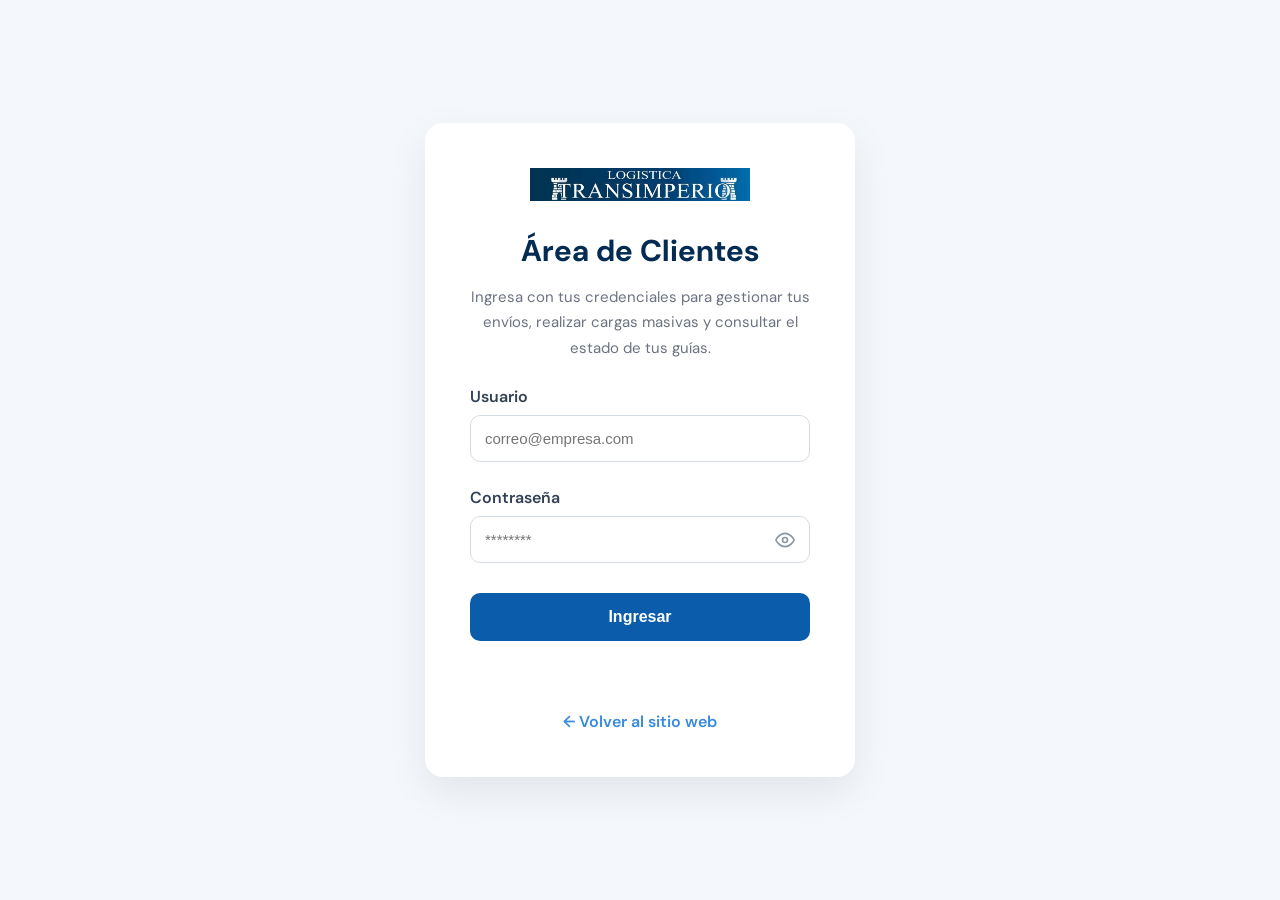
<file: clientes/index.html>
<!DOCTYPE html>
<html lang="es">

<head>
    <meta charset="UTF-8">
    <meta name="viewport" content="width=device-width, initial-scale=1.0">

    <title>Área de Clientes | TRANSIMPERIO</title>

    <link rel="stylesheet" href="../css/styles.css?v=20261021d">
    <link rel="stylesheet" href="login.css?v=20261021d">
</head>

<body>

    <main class="login-container">

        <div class="login-card">

            <img src="../assets/images/logo_simplificado.png" alt="TRANSIMPERIO" class="login-logo">

            <h1>Área de Clientes</h1>

            <p class="login-description">
                Ingresa con tus credenciales para gestionar tus envíos,
                realizar cargas masivas y consultar el estado de tus guías.
            </p>

            <form id="loginForm">

                <div class="input-group">

                    <label for="email">Usuario</label>

                    <input type="email" id="email" placeholder="correo@empresa.com" autocomplete="username" required>

                </div>

                <div class="input-group">

                    <label for="password">Contraseña</label>

                    <div class="password-wrap">
                        <input type="password" id="password" placeholder="********" autocomplete="current-password"
                            required>
                        <button type="button" class="ver-clave" id="btnVerClave" aria-label="Mostrar contraseña"
                            title="Mostrar contraseña">
                            <svg class="ojo-abierto" width="20" height="20" viewBox="0 0 24 24" fill="none"
                                stroke="currentColor" stroke-width="2" stroke-linecap="round" stroke-linejoin="round"
                                aria-hidden="true">
                                <path d="M1 12s4-8 11-8 11 8 11 8-4 8-11 8-11-8-11-8z" />
                                <circle cx="12" cy="12" r="3" />
                            </svg>
                            <svg class="ojo-cerrado" width="20" height="20" viewBox="0 0 24 24" fill="none"
                                stroke="currentColor" stroke-width="2" stroke-linecap="round" stroke-linejoin="round"
                                aria-hidden="true">
                                <path
                                    d="M17.94 17.94A10.07 10.07 0 0 1 12 20c-7 0-11-8-11-8a18.45 18.45 0 0 1 5.06-5.94" />
                                <path d="M9.9 4.24A9.12 9.12 0 0 1 12 4c7 0 11 8 11 8a18.5 18.5 0 0 1-2.16 3.19" />
                                <path d="M14.12 14.12a3 3 0 1 1-4.24-4.24" />
                                <line x1="1" y1="1" x2="23" y2="23" />
                            </svg>
                        </button>
                    </div>

                </div>

                <button type="submit" class="login-btn">
                    Ingresar
                </button>

            </form>

            <div id="mensaje"></div>

            <a href="../index.html" class="back-link">
                ← Volver al sitio web
            </a>

        </div>

    </main>

    <script src="config.js?v=20261021d"></script>
    <script src="login.js?v=20261021d"></script>

</body>

</html>
</file>
<file: css/styles.css>
/* ============================================================
   TRANSIMPERIO — styles.css
   ============================================================ */

@import url('https://fonts.googleapis.com/css2?family=Syne:wght@400;600;700;800&family=DM+Sans:ital,opsz,wght@0,9..40,300;0,9..40,400;0,9..40,500;1,9..40,300&display=swap');

/* ── TOKENS ── */
:root {
  --blue-900: #042C53;
  --blue-800: #0C447C;
  --blue-700: #185FA5;
  --blue-500: #378ADD;
  --blue-200: #85B7EB;
  --blue-100: #B5D4F4;
  --blue-50:  #E6F1FB;
  --white:    #ffffff;
  --gray-50:  #F8F9FB;
  --gray-400: #8A96A8;
  --gray-500: #6B7685;
  --gray-700: #3D4858;
  --accent:   #378ADD;
  --green:    #63D38B;
  --yellow:   #FAC775;

  --font-display: 'Syne', sans-serif;
  --font-body:    'DM Sans', sans-serif;

  --radius-sm: 8px;
  --radius-md: 12px;
  --radius-lg: 16px;
  --radius-xl: 20px;

  --shadow-sm:   0 2px 12px rgba(4,44,83,0.06);
  --shadow-card: 0 4px 24px rgba(4,44,83,0.08);
  --shadow-hover:0 12px 40px rgba(4,44,83,0.14);

  --transition: 0.2s ease;
}

/* ── RESET ── */
*, *::before, *::after { box-sizing: border-box; margin: 0; padding: 0; }
html { scroll-behavior: smooth; }
body {
  font-family: var(--font-body);
  color: var(--gray-700);
  background: var(--white);
  overflow-x: hidden;
  -webkit-font-smoothing: antialiased;
}
.font-display { font-family: var(--font-display); }

/* ════════════════════════════════════════════
   NAV
════════════════════════════════════════════ */
#main-nav {
  position: fixed; top: 0; left: 0; right: 0; z-index: 100;
  height: 68px;
  display: flex; align-items: center; justify-content: space-between;
  padding: 0 5vw;
  background: rgba(255,255,255,0.93);
  backdrop-filter: blur(16px);
  -webkit-backdrop-filter: blur(16px);
  border-bottom: 1px solid rgba(55,138,221,0.10);
  transition: box-shadow var(--transition);
}
#main-nav.scrolled { box-shadow: 0 2px 24px rgba(4,44,83,0.09); }

.nav-logo-img-wrap { display: flex; align-items: center; text-decoration: none; flex-shrink: 0; }
.nav-logo-img      { height: 44px; width: auto; object-fit: contain; border-radius: var(--radius-sm); transition: opacity var(--transition); }
.nav-logo-img-wrap:hover .nav-logo-img { opacity: 0.85; }

/* Links y botones del nav (no dependen de Tailwind) */
.nav-links-wrapper { display: flex; align-items: center; gap: 28px; }
.nav-links   { display: flex; align-items: center; gap: 28px; list-style: none; margin: 0; padding: 0; }
.nav-link    { font-size: 14px; font-weight: 500; color: #4B5563; text-decoration: none; white-space: nowrap; transition: color var(--transition); }
.nav-link:hover { color: var(--blue-500); }
.nav-actions { display: flex; align-items: center; gap: 10px; }
.nav-btn {
  display: inline-flex; align-items: center; justify-content: center; gap: 6px;
  white-space: nowrap; text-decoration: none;
  background: var(--blue-700); color: var(--white);
  font-size: 14px; font-weight: 500; line-height: 1;
  min-height: 40px; padding: 0 18px; border: 1.5px solid var(--blue-700); border-radius: var(--radius-sm);
  transition: background var(--transition), color var(--transition), border-color var(--transition);
}
.nav-btn:hover { background: var(--blue-900); border-color: var(--blue-900); }
.nav-btn-outline { background: transparent; color: var(--blue-700); }
.nav-btn-outline:hover { background: var(--blue-50); color: var(--blue-900); border-color: var(--blue-900); }

.hamburger { display: none; flex-direction: column; gap: 5px; cursor: pointer; background: none; border: none; padding: 4px; }
.hamburger span { display: block; width: 24px; height: 2px; background: var(--blue-900); border-radius: 2px; transition: all 0.3s; }
.hamburger.open span:nth-child(1) { transform: translateY(7px) rotate(45deg); }
.hamburger.open span:nth-child(2) { opacity: 0; }
.hamburger.open span:nth-child(3) { transform: translateY(-7px) rotate(-45deg); }

.mobile-menu {
  display: none;
  position: fixed; top: 68px; left: 0; right: 0;
  background: var(--white);
  border-bottom: 1px solid var(--blue-50);
  padding: 24px 5vw;
  flex-direction: column; gap: 20px;
  z-index: 99;
  box-shadow: 0 8px 24px rgba(4,44,83,0.08);
}
.mobile-menu.open { display: flex; }
.mobile-menu .nav-btn { font-size: 15px; min-height: 46px; }
.mobile-menu a:not(.nav-btn) { font-size: 16px; font-weight: 500; color: var(--gray-700); text-decoration: none; }

/* ════════════════════════════════════════════
   TIPOGRAFÍA COMPARTIDA
════════════════════════════════════════════ */
.section-label {
  display: inline-flex;
  align-items: center;
  gap: 10px;
  font-family: var(--font-display);
  font-size: 11px;
  font-weight: 700;
  letter-spacing: 2.5px;
  text-transform: uppercase;
  background: linear-gradient(90deg, var(--blue-700), var(--blue-500));
  -webkit-background-clip: text;
  -webkit-text-fill-color: transparent;
  background-clip: text;
  margin-bottom: 14px;
}
.section-label::before {
  content: '';
  display: inline-block;
  width: 28px; height: 2px;
  border-radius: 2px;
  background: linear-gradient(90deg, var(--blue-700), var(--blue-500));
  flex-shrink: 0;
}

/* Variante para fondos oscuros — resetea el clip y usa color directo */
.section-label-light {
  display: inline-flex;
  align-items: center;
  gap: 10px;
  font-family: var(--font-display);
  font-size: 11px;
  font-weight: 700;
  letter-spacing: 2.5px;
  text-transform: uppercase;
  color: var(--blue-200);
  background: none;
  -webkit-text-fill-color: var(--blue-200);
  margin-bottom: 14px;
}
.section-label-light::before {
  content: '';
  display: inline-block;
  width: 28px; height: 2px;
  border-radius: 2px;
  background: var(--blue-200);
  flex-shrink: 0;
}

.section-title {
  font-size: clamp(28px, 3.5vw, 42px);
  font-weight: 800;
  color: var(--blue-900);
  line-height: 1.2;
  letter-spacing: -0.5px;
  margin-bottom: 20px;
}

/* ════════════════════════════════════════════
   HERO
════════════════════════════════════════════ */
.hero { min-height: 100vh; position: relative; overflow: hidden; display: flex; align-items: center; }

.hero-bg-img { position: absolute; inset: 0; z-index: 0; }
.hero-bg-img img { width: 100%; height: 100%; object-fit: cover; object-position: center 30%; display: block; }

.hero-overlay {
  position: absolute; inset: 0; z-index: 1;
  background: linear-gradient(105deg, rgba(4,44,83,0.90) 0%, rgba(4,44,83,0.72) 55%, rgba(4,44,83,0.38) 100%);
}

.hero-content {
  position: relative; z-index: 2; width: 100%;
  display: grid; grid-template-columns: 1fr 1fr;
  align-items: center; gap: 48px;
  padding: 120px 5vw 80px;
}

.hero-text { max-width: 560px; }

.hero-badge {
  display: inline-flex; align-items: center; gap: 8px;
  background: rgba(255,255,255,0.11);
  border: 1px solid rgba(255,255,255,0.18);
  border-radius: 100px;
  padding: 6px 14px;
  font-size: 12px; font-weight: 500;
  color: rgba(255,255,255,0.85);
  margin-bottom: 24px;
}
.hero-badge-dot { display: inline-block; width: 7px; height: 7px; border-radius: 50%; background: var(--blue-200); flex-shrink: 0; }

.hero-title { font-size: clamp(36px, 4.5vw, 62px); font-weight: 800; color: var(--white); line-height: 1.1; letter-spacing: -1.5px; margin-bottom: 24px; }
.hero-title-em { color: var(--blue-200); font-style: normal; }

.hero-subtitle { font-size: 17px; color: rgba(255,255,255,0.70); line-height: 1.7; max-width: 480px; margin-bottom: 40px; }

.hero-ctas { display: flex; gap: 12px; flex-wrap: wrap; }

.btn-primary {
  background: var(--blue-500); color: var(--white);
  padding: 14px 28px; border-radius: var(--radius-xl);
  font-size: 14px; font-weight: 500; text-decoration: none; display: inline-block;
  transition: background var(--transition), transform var(--transition);
}
.btn-primary:hover { background: var(--blue-700); transform: translateY(-2px); }

.btn-outline {
  border: 1.5px solid rgba(255,255,255,0.32); color: var(--white);
  padding: 13px 28px; border-radius: var(--radius-xl);
  font-size: 14px; font-weight: 500; text-decoration: none; display: inline-block;
  transition: border-color var(--transition), background var(--transition);
}
.btn-outline:hover { border-color: rgba(255,255,255,0.65); background: rgba(255,255,255,0.08); }

/* Stat cards */
.hero-visual { display: flex; align-items: center; justify-content: center; }
.hero-cards-wrap { position: relative; width: 320px; height: 320px; }

.stat-card {
  position: absolute;
  background: var(--white); border: 1px solid var(--blue-100);
  border-radius: var(--radius-lg); padding: 20px 24px;
  box-shadow: 0 8px 32px rgba(4,44,83,0.24);
  animation: floatCard 6s ease-in-out infinite;
}
.stat-card-number { font-family: var(--font-display); font-size: 32px; font-weight: 800; color: var(--blue-900); }
.stat-card-label  { font-size: 12px; color: var(--gray-400); margin-top: 4px; }
.stat-card-title  { font-family: var(--font-display); font-size: 18px; font-weight: 700; color: var(--blue-900); margin-bottom: 2px; }
.stat-card-dots   { display: flex; gap: 6px; margin-bottom: 12px; }

.dot-blue   { width: 9px; height: 9px; border-radius: 50%; background: var(--blue-500); display: inline-block; }
.dot-green  { width: 9px; height: 9px; border-radius: 50%; background: var(--green);    display: inline-block; }
.dot-yellow { width: 9px; height: 9px; border-radius: 50%; background: var(--yellow);   display: inline-block; }

.card-a { top: 0;    left: 0;    width: 188px; }
.card-b { top: 60px; right: 0;   width: 188px; animation-delay: -2s; animation-duration: 7s; }
.card-c { bottom: 0; left: 28px; width: 232px; animation-delay: -4s; animation-duration: 8s; }

.card-dark        { background: var(--blue-900); border-color: var(--blue-700); }
.card-dark-number { color: var(--white); }
.card-dark-label  { color: var(--blue-200); }

@keyframes floatCard {
  0%, 100% { transform: translateY(0); }
  50%       { transform: translateY(-8px); }
}

/* ════════════════════════════════════════════
   NOSOTROS
════════════════════════════════════════════ */
.about-grid {
  display: grid;
  grid-template-columns: 1fr 1fr;
  gap: 64px;
  align-items: center;
}

.pillars-grid {
  display: grid;
  grid-template-columns: 1fr 1fr;
  gap: 16px;
}

.pillar {
  background: var(--white);
  border: 1px solid var(--blue-100);
  border-radius: var(--radius-md);
  padding: 20px;
  transition: box-shadow var(--transition), transform var(--transition);
}
.pillar:hover { box-shadow: var(--shadow-card); transform: translateY(-2px); }

.pillar-icon {
  width: 40px; height: 40px;
  background: var(--blue-50);
  border-radius: var(--radius-md);
  display: flex; align-items: center; justify-content: center;
  margin-bottom: 12px;
}

/* ════════════════════════════════════════════
   SERVICIOS
════════════════════════════════════════════ */
.services-grid {
  display: grid;
  grid-template-columns: repeat(3, 1fr);
  gap: 24px;
}

.service-card {
  background: var(--white);
  border: 1px solid var(--blue-100);
  border-radius: var(--radius-lg);
  padding: 28px 24px;
  position: relative; overflow: hidden;
  transition: box-shadow var(--transition), transform var(--transition), border-color var(--transition);
}
.service-card::after {
  content: '';
  position: absolute; top: 0; left: 0; right: 0; height: 3px;
  background: linear-gradient(90deg, var(--blue-700), var(--accent));
  opacity: 0; transition: opacity var(--transition);
}
.service-card:hover { box-shadow: var(--shadow-hover); transform: translateY(-4px); border-color: var(--blue-200); }
.service-card:hover::after { opacity: 1; }

.service-card-cta { background: var(--blue-900); border-color: var(--blue-700); }
.service-card-cta::after { display: none; }

.service-img-wrap {
  width: 100%; height: 150px;
  border-radius: var(--radius-md); overflow: hidden;
  margin-bottom: 18px;
  background: var(--blue-50);
  display: flex; align-items: center; justify-content: center;
}
.service-img-wrap img { width: 100%; height: 100%; object-fit: cover; transition: transform 0.4s ease; }
.service-card:hover .service-img-wrap img { transform: scale(1.05); }
.service-img-fallback { display: flex; align-items: center; justify-content: center; width: 100%; height: 100%; }
.service-img-dark { background: rgba(255,255,255,0.07); }

.service-title { font-family: var(--font-display); font-size: 16px; font-weight: 700; color: var(--blue-900); margin-bottom: 8px; }
.service-desc  { font-size: 13px; color: var(--gray-400); line-height: 1.65; }
.service-desc-dark { color: var(--blue-200); margin-bottom: 20px; }

.service-cta-btn {
  display: inline-block;
  color: var(--white); font-size: 13px; font-weight: 500;
  padding: 10px 20px;
  border: 1px solid rgba(255,255,255,0.22);
  border-radius: var(--radius-md);
  text-decoration: none;
  transition: border-color var(--transition), background var(--transition);
}
.service-cta-btn:hover { border-color: rgba(255,255,255,0.50); background: rgba(255,255,255,0.07); }

/* ════════════════════════════════════════════
   RASTREO
════════════════════════════════════════════ */
.tracking-section {
  background: linear-gradient(135deg, var(--blue-900) 0%, var(--blue-800) 100%);
  position: relative; overflow: hidden;
}
.tracking-section::before {
  content: '';
  position: absolute; top: -100px; right: -100px;
  width: 500px; height: 500px;
  background: radial-gradient(circle, rgba(55,138,221,0.14) 0%, transparent 65%);
  pointer-events: none;
}

.appsheet-iframe-wrap {
  position: relative; width: 100%;
  border-radius: var(--radius-xl); overflow: hidden;
  box-shadow: 0 20px 60px rgba(0,0,0,0.3);
  background: rgba(255,255,255,0.05);
  border: 1px solid rgba(255,255,255,0.10);
}
.appsheet-iframe-wrap iframe { display: block; width: 100%; height: 560px; border: none; }

.iframe-loader {
  position: absolute; inset: 0;
  display: flex; align-items: center; justify-content: center;
  background: rgba(4,44,83,0.6);
  backdrop-filter: blur(4px);
  color: var(--white); font-size: 14px; gap: 10px;
  transition: opacity 0.4s;
}
.iframe-loader.hidden { opacity: 0; pointer-events: none; }
.loader-dot { width: 8px; height: 8px; border-radius: 50%; background: var(--accent); animation: pulse 1.2s ease-in-out infinite; }
.loader-dot:nth-child(2) { animation-delay: 0.2s; }
.loader-dot:nth-child(3) { animation-delay: 0.4s; }
@keyframes pulse {
  0%, 100% { opacity: 0.3; transform: scale(0.8); }
  50%       { opacity: 1;   transform: scale(1.2); }
}

/* ════════════════════════════════════════════
   COBERTURA
════════════════════════════════════════════ */
.coverage-grid {
  display: grid;
  grid-template-columns: 1fr 1fr;
  gap: 64px;
  align-items: center;
}

.coverage-point { display: flex; align-items: center; gap: 12px; }
.coverage-point .dot { width: 8px; height: 8px; border-radius: 50%; background: var(--blue-500); flex-shrink: 0; }

.coverage-map-wrap {
  background: var(--white);
  border: 1px solid var(--blue-100);
  border-radius: var(--radius-lg);
  overflow: hidden;
  box-shadow: var(--shadow-card);
}
.map-address-bar {
  display: flex; align-items: center; gap: 8px;
  padding: 12px 16px;
  background: var(--white);
  border-top: 1px solid var(--blue-50);
  font-size: 13px; color: var(--gray-700);
}
.map-address-bar span { flex: 1; }
.map-address-link { font-size: 12px; font-weight: 500; color: var(--blue-700); text-decoration: none; white-space: nowrap; transition: color var(--transition); }
.map-address-link:hover { color: var(--blue-500); }

/* ════════════════════════════════════════════
   CONTACTO
════════════════════════════════════════════ */
.contact-grid {
  display: grid;
  grid-template-columns: 1fr 1fr;
  gap: 64px;
  align-items: start;
}

.contact-info { display: flex; flex-direction: column; gap: 16px; }

.contact-item {
  display: flex; align-items: center; gap: 16px;
  padding: 20px 24px;
  background: var(--gray-50);
  border: 1px solid var(--blue-50);
  border-radius: 14px;
  transition: box-shadow var(--transition);
}
.contact-item:hover { box-shadow: var(--shadow-card); }

.contact-icon {
  width: 44px; height: 44px;
  background: var(--blue-50);
  border-radius: var(--radius-md);
  display: flex; align-items: center; justify-content: center;
  flex-shrink: 0;
}

.contact-form { display: flex; flex-direction: column; gap: 16px; }

.form-row { display: grid; grid-template-columns: 1fr 1fr; gap: 16px; }

.form-group { display: flex; flex-direction: column; gap: 6px; }

.form-label { font-size: 12px; font-weight: 500; color: var(--gray-700); }

.form-input {
  padding: 12px 16px;
  border: 1px solid var(--blue-100);
  border-radius: var(--radius-lg);
  font-size: 14px;
  font-family: var(--font-body);
  color: var(--gray-700);
  background: var(--white);
  outline: none;
  transition: border-color var(--transition), box-shadow var(--transition);
}
.form-input:focus { border-color: var(--blue-500); box-shadow: 0 0 0 3px rgba(55,138,221,0.12); }
.form-input::placeholder { color: var(--gray-400); }

.form-select { cursor: pointer; }
.form-textarea { resize: vertical; min-height: 110px; }

.btn-submit {
  background: var(--blue-700); color: var(--white);
  padding: 14px; border-radius: var(--radius-lg);
  font-size: 14px; font-weight: 500;
  font-family: var(--font-body);
  border: none; cursor: pointer;
  transition: background var(--transition), transform var(--transition);
}
.btn-submit:hover { background: var(--blue-900); transform: translateY(-1px); }

.form-msg { font-size: 13px; min-height: 20px; }

/* ════════════════════════════════════════════
   FOOTER
════════════════════════════════════════════ */
.site-footer { background: var(--blue-900); padding: 48px 5vw 28px; }

.footer-top {
  display: flex; justify-content: space-between; align-items: start;
  margin-bottom: 36px; flex-wrap: wrap; gap: 24px;
}

.footer-logo { font-family: var(--font-display); font-size: 20px; font-weight: 800; color: var(--white); letter-spacing: -0.5px; }
.footer-logo span { color: var(--blue-200); }

.footer-desc { font-size: 13px; color: var(--blue-200); line-height: 1.65; max-width: 280px; margin-top: 8px; }

.footer-links { display: flex; flex-direction: column; gap: 10px; }
.footer-links a { font-size: 13px; color: var(--blue-200); text-decoration: none; transition: color var(--transition); }
.footer-links a:hover { color: var(--white); }

.footer-bottom {
  display: flex; justify-content: space-between; align-items: center;
  padding-top: 20px; flex-wrap: wrap; gap: 8px;
  border-top: 1px solid rgba(255,255,255,0.08);
  font-size: 12px; color: rgba(255,255,255,0.30);
}

/* ════════════════════════════════════════════
   WHATSAPP
════════════════════════════════════════════ */
.wa-float {
  position: fixed; bottom: 28px; right: 28px; z-index: 200;
  background: #25D366; width: 56px; height: 56px; border-radius: 50%;
  display: flex; align-items: center; justify-content: center;
  box-shadow: 0 4px 20px rgba(37,211,102,0.45);
  text-decoration: none;
  transition: transform var(--transition), box-shadow var(--transition);
}
.wa-float:hover { transform: scale(1.1); box-shadow: 0 8px 28px rgba(37,211,102,0.55); }

/* ════════════════════════════════════════════
   SCROLL REVEAL
════════════════════════════════════════════ */
.reveal { opacity: 0; transform: translateY(28px); transition: opacity 0.6s ease, transform 0.6s ease; }
.reveal.visible { opacity: 1; transform: translateY(0); }


/* ════════════════════════════════════════════
   ANCHO MÁXIMO DEL CONTENIDO
   El fondo de cada sección ocupa todo el ancho,
   pero el contenido se limita a 1200px centrado.
════════════════════════════════════════════ */
:root { --content-max: 1200px; --gutter: max(5vw, calc((100% - var(--content-max)) / 2)); }
#main-nav { padding-left: var(--gutter); padding-right: var(--gutter); }
.hero-content { padding-left: var(--gutter); padding-right: var(--gutter); }
#nosotros, #servicios, #rastreo, #cobertura, #contacto {
  padding: 96px var(--gutter);
}
.site-footer { padding-left: var(--gutter); padding-right: var(--gutter); }

/* ════════════════════════════════════════════
   RESPALDO DE UTILIDADES TAILWIND
   Mismos valores que Tailwind: si el CDN no carga
   (sin internet, bloqueado, lento) la página se ve igual.
════════════════════════════════════════════ */
.flex { display: flex; } .flex-col { flex-direction: column; } .gap-3 { gap: .75rem; }
.w-5 { width: 1.25rem; } .h-5 { height: 1.25rem; }
.max-w-lg { max-width: 32rem; } .max-w-3xl { max-width: 48rem; } .mx-auto { margin-left: auto; margin-right: auto; }
.mb-0\.5 { margin-bottom: .125rem; } .mb-1 { margin-bottom: .25rem; } .mb-4 { margin-bottom: 1rem; }
.mb-8 { margin-bottom: 2rem; } .mb-12 { margin-bottom: 3rem; } .mb-14 { margin-bottom: 3.5rem; } .mt-8 { margin-top: 2rem; }
.py-24 { padding-top: 6rem; padding-bottom: 6rem; } .px-\[5vw\] { padding-left: 5vw; padding-right: 5vw; }
.text-xs { font-size: .75rem; line-height: 1rem; } .text-sm { font-size: .875rem; line-height: 1.25rem; }
.text-base { font-size: 1rem; line-height: 1.5rem; } .leading-relaxed { line-height: 1.625; }
.text-center { text-align: center; } .underline { text-decoration: underline; }
.font-body { font-family: var(--font-body); } .font-medium { font-weight: 500; } .font-bold { font-weight: 700; }
.text-gray-400 { color: #9CA3AF; } .text-gray-500 { color: #6B7280; } .text-gray-700 { color: #374151; }
.text-brand-900 { color: var(--blue-900); } .bg-white { background-color: #fff; }
.transition-colors { transition: color .15s, background-color .15s, border-color .15s; }
.hover\:text-brand-500:hover { color: var(--blue-500); } .hover\:text-white:hover { color: #fff; }

/* ════════════════════════════════════════════
   RESPONSIVE — tablet / mobile
════════════════════════════════════════════ */
@media (max-width: 1024px) {
  .services-grid { grid-template-columns: 1fr 1fr; }
}

@media (max-width: 1180px) {
  .nav-links-wrapper, .nav-links { gap: 18px; }
  .nav-link { font-size: 13px; }
  .nav-btn  { font-size: 13px; padding: 0 14px; min-height: 38px; }
  .nav-logo-img { height: 38px; }
}

@media (max-width: 1024px) {
  /* Nav: menú hamburguesa */
  .nav-links-wrapper { display: none !important; }
  .hamburger { display: flex; }
  .nav-logo-img { height: 36px; }
  .mobile-menu .nav-btn { font-size: 15px; min-height: 46px; padding: 0 18px; }
}

@media (max-width: 900px) {

  /* Hero */
  .hero-content { grid-template-columns: 1fr; padding-top: 110px; padding-bottom: 60px; }
  .hero-visual   { display: none !important; }

  /* Secciones */
  .about-grid    { grid-template-columns: 1fr; gap: 40px; }
  .coverage-grid { grid-template-columns: 1fr; gap: 40px; }
  .contact-grid  { grid-template-columns: 1fr; gap: 40px; }
  .services-grid { grid-template-columns: 1fr 1fr; }

  .pillars-grid { grid-template-columns: 1fr 1fr; gap: 12px; }
  .form-row     { grid-template-columns: 1fr; }

  /* Footer */
  .footer-top { flex-direction: column; }

  /* iFrame */
  .appsheet-iframe-wrap iframe { height: 480px; }
}

@media (max-width: 600px) {
  .services-grid { grid-template-columns: 1fr; }
  .pillars-grid  { grid-template-columns: 1fr; }
  .hero-title    { font-size: 34px; letter-spacing: -1px; }
  .appsheet-iframe-wrap iframe { height: 420px; }
  .nav-logo-img  { height: 32px; }
}
</file>
<file: clientes/login.css>
/* ==========================================
   LOGIN - TRANSIMPERIO
========================================== */

body {
    margin: 0;
    padding: 0;
    font-family: var(--font-body, 'Segoe UI', sans-serif);
    background: #f4f7fb;
    min-height: 100vh;
    display: flex;
    justify-content: center;
    align-items: center;
}

.login-container {
    width: 100%;
    padding: 30px;
    display: flex;
    justify-content: center;
    align-items: center;
}

.login-card {
    width: 100%;
    max-width: 430px;
    background: white;
    border-radius: 18px;
    padding: 45px;
    box-shadow: 0 15px 40px rgba(0, 0, 0, .08);
    text-align: center;
}

.login-logo {
    width: 220px;
    margin-bottom: 25px;
}

.login-card h1 {
    margin: 0;
    color: var(--blue-900);
    font-size: 30px;
    font-weight: 700;
}

.login-description {
    margin-top: 15px;
    color: #6b7280;
    line-height: 1.7;
    font-size: 15px;
}

.input-group {
    margin-top: 25px;
    text-align: left;
}

.input-group label {
    display: block;
    margin-bottom: 8px;
    font-weight: 600;
    color: #334155;
}

.input-group input {
    width: 100%;
    padding: 14px;
    border-radius: 10px;
    border: 1px solid #d6dce5;
    font-size: 15px;
    transition: .3s;
    box-sizing: border-box;
}

.input-group input:focus {
    outline: none;
    border-color: #378add;
    box-shadow: 0 0 0 3px rgba(55, 138, 221, .15);
}

.login-btn {
    margin-top: 30px;
    width: 100%;
    padding: 15px;
    border: none;
    border-radius: 10px;
    background: #0b5cab;
    color: white;
    font-size: 16px;
    font-weight: 600;
    cursor: pointer;
    transition: .3s;
}

.login-btn:hover {
    background: #084a8a;
}

#mensaje {
    margin-top: 18px;
    min-height: 22px;
    color: #d32f2f;
    font-size: 14px;
}

.back-link {
    display: inline-block;
    margin-top: 30px;
    text-decoration: none;
    color: #378add;
    font-weight: 600;
}

.back-link:hover {
    text-decoration: underline;
}

@media(max-width:600px) {
    .login-card {
        padding: 30px;
    }

    .login-logo {
        width: 170px;
    }
}

/* ── Ver / ocultar contraseña ── */
.password-wrap { position: relative; }
.password-wrap input { width: 100%; padding-right: 48px; }
.ver-clave {
    position: absolute; top: 50%; right: 6px; transform: translateY(-50%);
    width: 38px; height: 38px;
    display: flex; align-items: center; justify-content: center;
    background: none; border: none; border-radius: 8px;
    color: #8A96A8; cursor: pointer;
    transition: color 0.2s ease, background 0.2s ease;
}
.ver-clave:hover, .ver-clave:focus-visible { color: #185FA5; background: #E6F1FB; outline: none; }
.ver-clave .ojo-cerrado { display: none; }
.ver-clave.visible .ojo-abierto { display: none; }
.ver-clave.visible .ojo-cerrado { display: block; }
</file>
